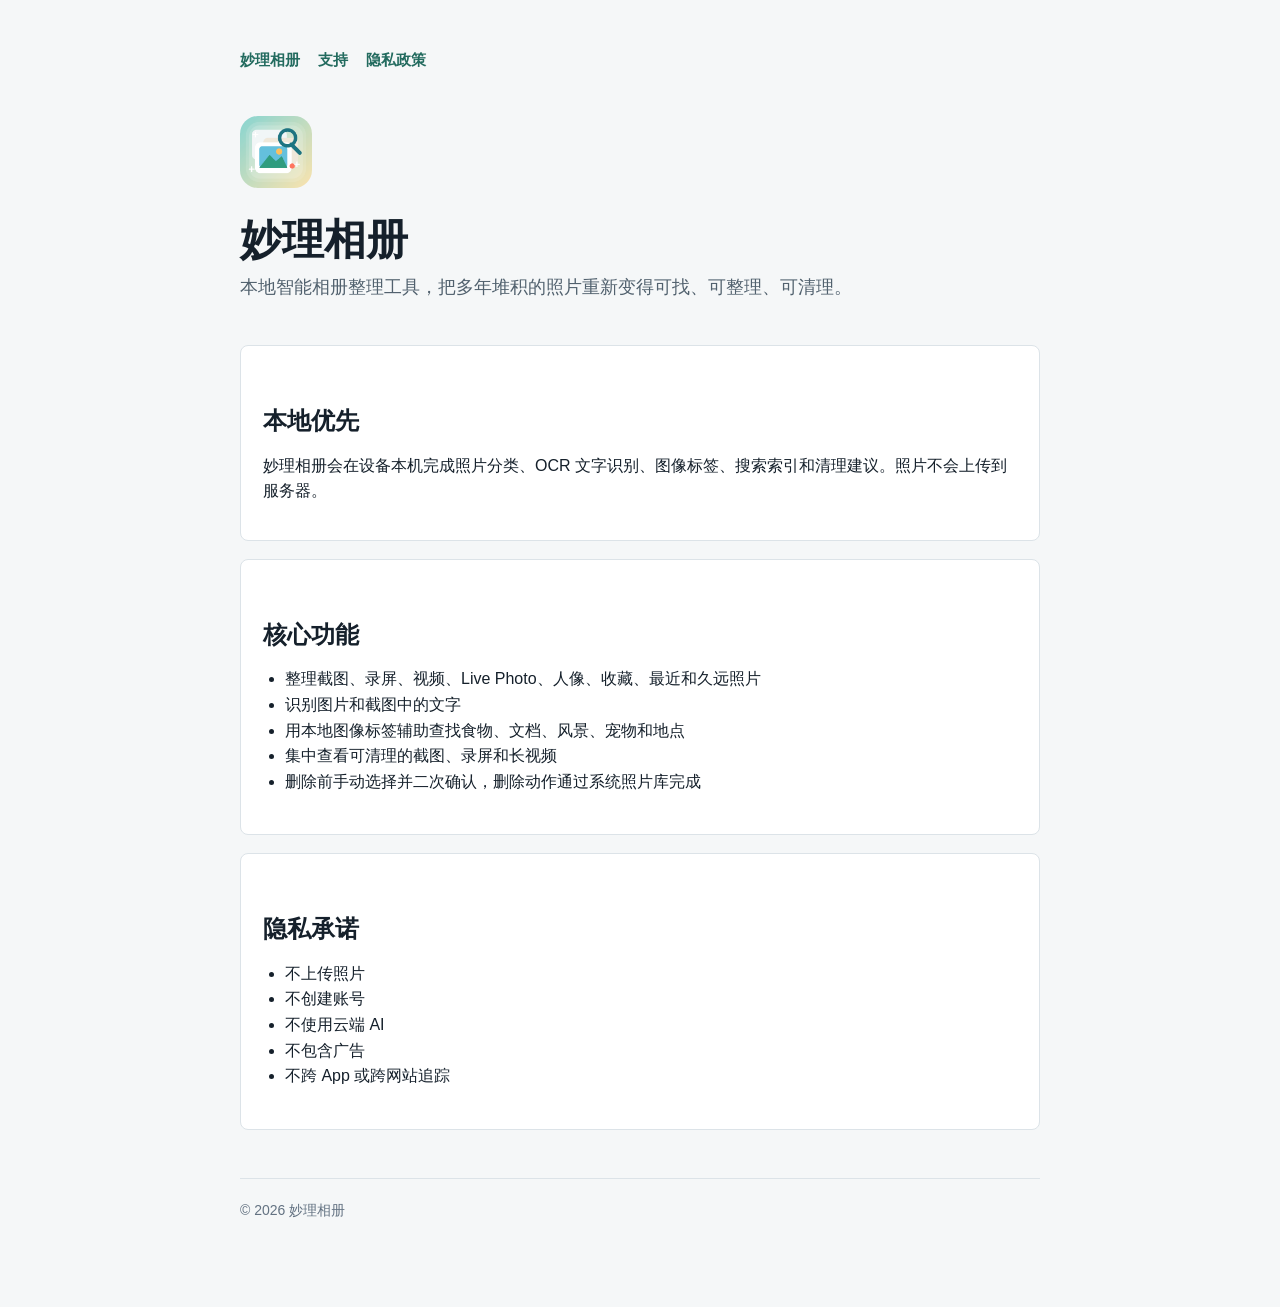
<file: index.html>
<!doctype html>
<html lang="zh-Hans">
<head>
  <meta charset="utf-8">
  <meta name="viewport" content="width=device-width, initial-scale=1">
  <title>妙理相册</title>
  <link rel="stylesheet" href="styles.css">
</head>
<body>
  <main class="page">
    <nav class="nav">
      <a href="index.html">妙理相册</a>
      <a href="support.html">支持</a>
      <a href="privacy.html">隐私政策</a>
    </nav>

    <section class="hero">
      <img class="app-mark" src="AppIcon-1024.png" alt="妙理相册图标">
      <h1>妙理相册</h1>
      <p class="lead">本地智能相册整理工具，把多年堆积的照片重新变得可找、可整理、可清理。</p>
    </section>

    <section class="panel">
      <h2>本地优先</h2>
      <p>妙理相册会在设备本机完成照片分类、OCR 文字识别、图像标签、搜索索引和清理建议。照片不会上传到服务器。</p>
    </section>

    <section class="panel">
      <h2>核心功能</h2>
      <ul>
        <li>整理截图、录屏、视频、Live Photo、人像、收藏、最近和久远照片</li>
        <li>识别图片和截图中的文字</li>
        <li>用本地图像标签辅助查找食物、文档、风景、宠物和地点</li>
        <li>集中查看可清理的截图、录屏和长视频</li>
        <li>删除前手动选择并二次确认，删除动作通过系统照片库完成</li>
      </ul>
    </section>

    <section class="panel">
      <h2>隐私承诺</h2>
      <ul>
        <li>不上传照片</li>
        <li>不创建账号</li>
        <li>不使用云端 AI</li>
        <li>不包含广告</li>
        <li>不跨 App 或跨网站追踪</li>
      </ul>
    </section>

    <footer class="footer">
      <p>© 2026 妙理相册</p>
    </footer>
  </main>
</body>
</html>
</file>
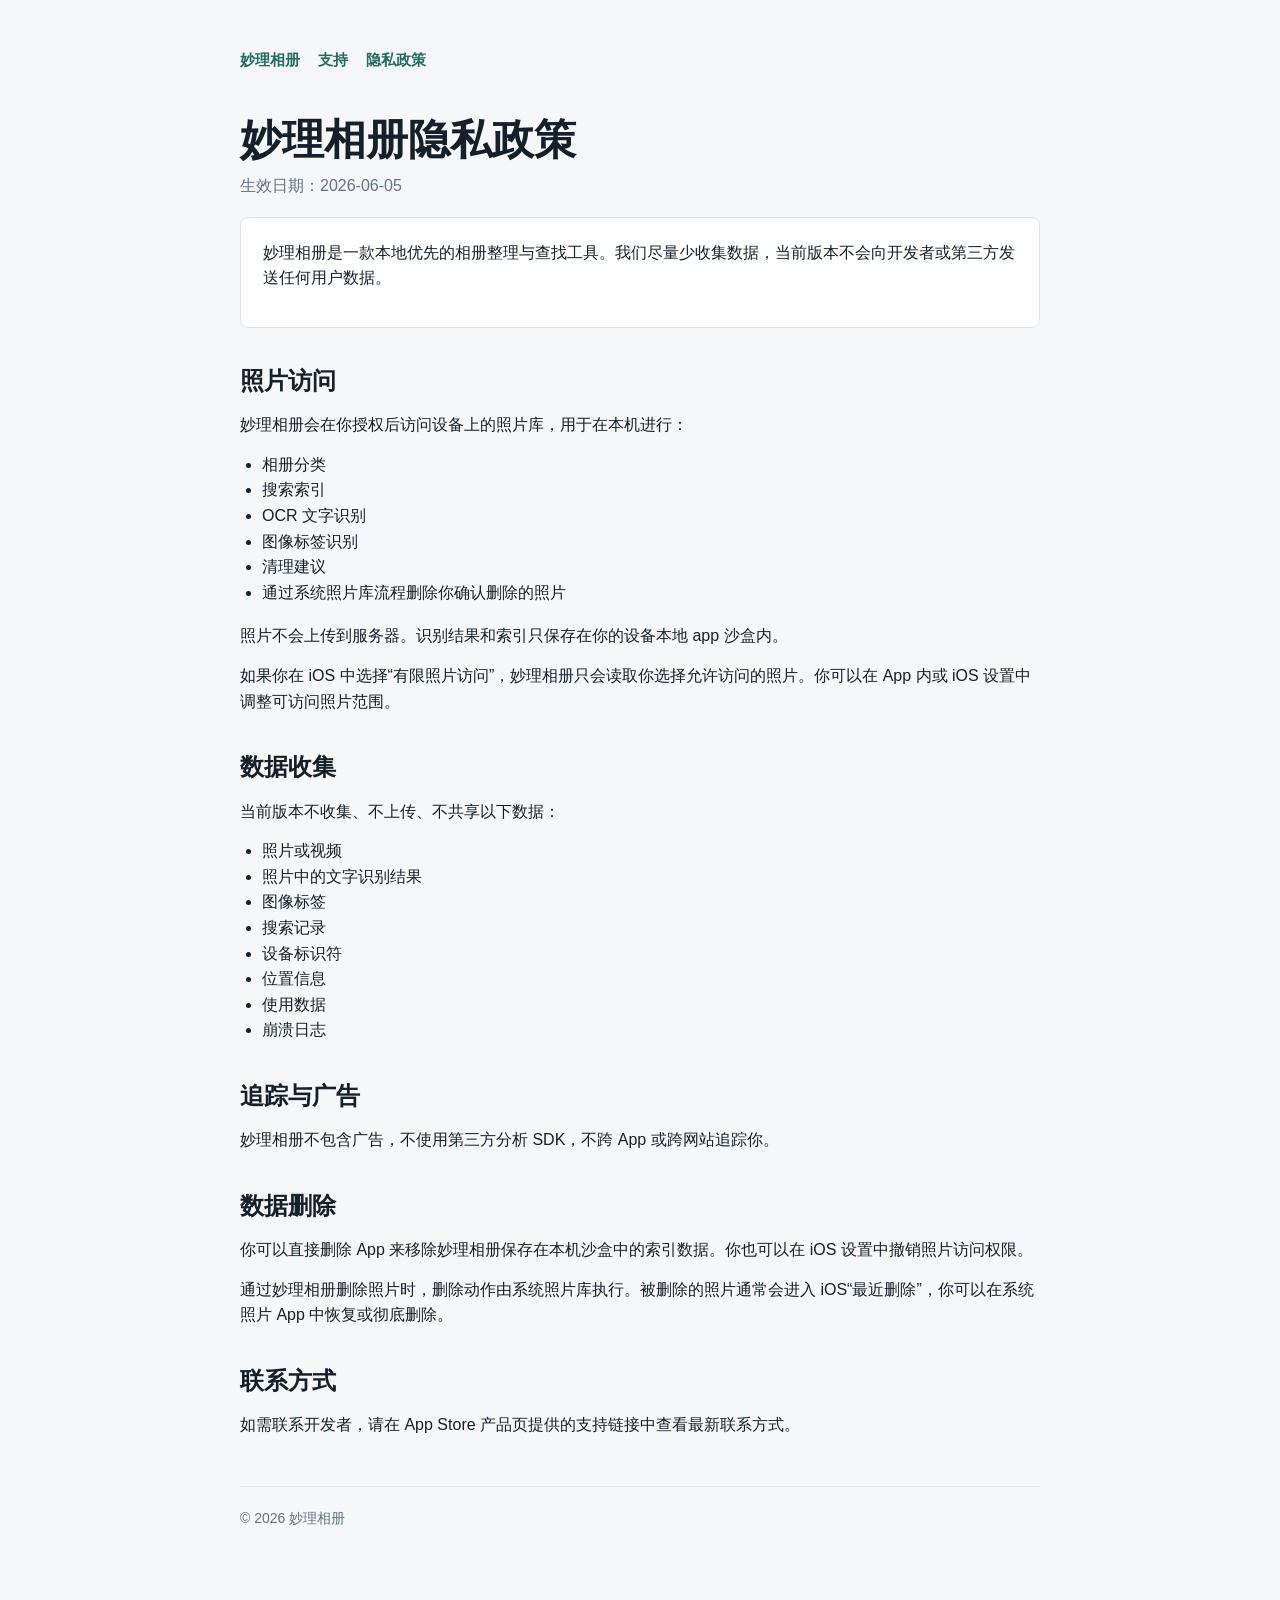
<file: privacy.html>
<!doctype html>
<html lang="zh-Hans">
<head>
  <meta charset="utf-8">
  <meta name="viewport" content="width=device-width, initial-scale=1">
  <title>妙理相册隐私政策</title>
  <link rel="stylesheet" href="styles.css">
</head>
<body>
  <main class="page">
    <nav class="nav">
      <a href="index.html">妙理相册</a>
      <a href="support.html">支持</a>
      <a href="privacy.html">隐私政策</a>
    </nav>

    <h1>妙理相册隐私政策</h1>
    <p class="muted">生效日期：2026-06-05</p>

    <section class="panel">
      <p>妙理相册是一款本地优先的相册整理与查找工具。我们尽量少收集数据，当前版本不会向开发者或第三方发送任何用户数据。</p>
    </section>

    <h2>照片访问</h2>
    <p>妙理相册会在你授权后访问设备上的照片库，用于在本机进行：</p>
    <ul>
      <li>相册分类</li>
      <li>搜索索引</li>
      <li>OCR 文字识别</li>
      <li>图像标签识别</li>
      <li>清理建议</li>
      <li>通过系统照片库流程删除你确认删除的照片</li>
    </ul>
    <p>照片不会上传到服务器。识别结果和索引只保存在你的设备本地 app 沙盒内。</p>
    <p>如果你在 iOS 中选择“有限照片访问”，妙理相册只会读取你选择允许访问的照片。你可以在 App 内或 iOS 设置中调整可访问照片范围。</p>

    <h2>数据收集</h2>
    <p>当前版本不收集、不上传、不共享以下数据：</p>
    <ul>
      <li>照片或视频</li>
      <li>照片中的文字识别结果</li>
      <li>图像标签</li>
      <li>搜索记录</li>
      <li>设备标识符</li>
      <li>位置信息</li>
      <li>使用数据</li>
      <li>崩溃日志</li>
    </ul>

    <h2>追踪与广告</h2>
    <p>妙理相册不包含广告，不使用第三方分析 SDK，不跨 App 或跨网站追踪你。</p>

    <h2>数据删除</h2>
    <p>你可以直接删除 App 来移除妙理相册保存在本机沙盒中的索引数据。你也可以在 iOS 设置中撤销照片访问权限。</p>
    <p>通过妙理相册删除照片时，删除动作由系统照片库执行。被删除的照片通常会进入 iOS“最近删除”，你可以在系统照片 App 中恢复或彻底删除。</p>

    <h2>联系方式</h2>
    <p>如需联系开发者，请在 App Store 产品页提供的支持链接中查看最新联系方式。</p>

    <footer class="footer">
      <p>© 2026 妙理相册</p>
    </footer>
  </main>
</body>
</html>
</file>
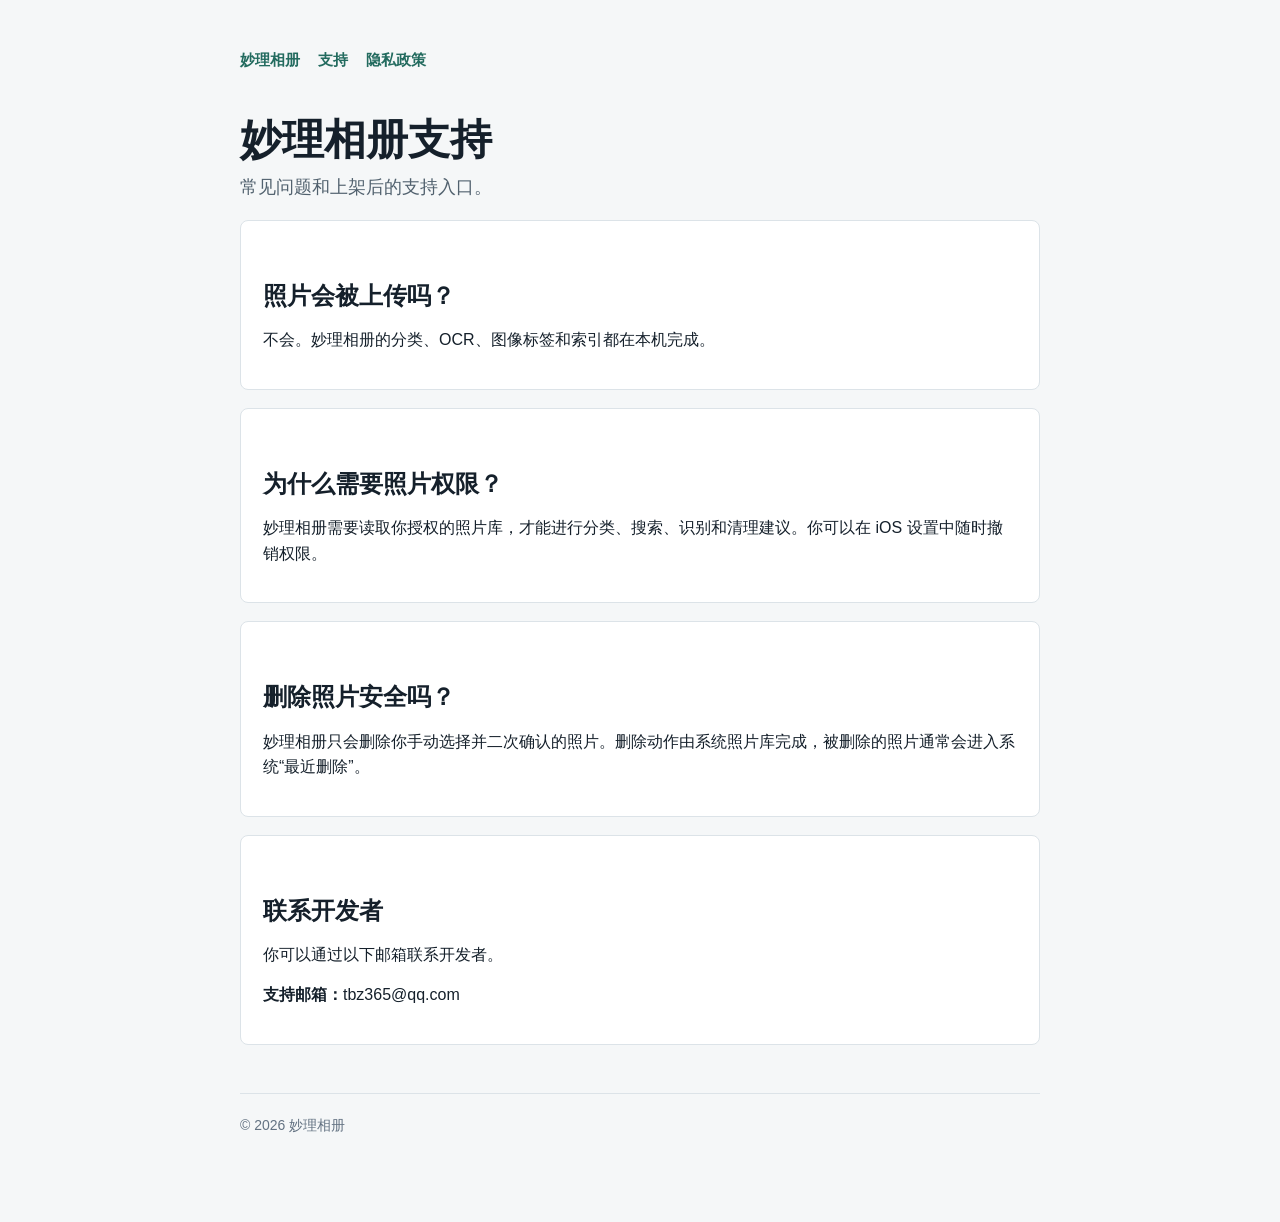
<file: support.html>
<!doctype html>
<html lang="zh-Hans">
<head>
  <meta charset="utf-8">
  <meta name="viewport" content="width=device-width, initial-scale=1">
  <title>妙理相册支持</title>
  <link rel="stylesheet" href="styles.css">
</head>
<body>
  <main class="page">
    <nav class="nav">
      <a href="index.html">妙理相册</a>
      <a href="support.html">支持</a>
      <a href="privacy.html">隐私政策</a>
    </nav>

    <h1>妙理相册支持</h1>
    <p class="lead">常见问题和上架后的支持入口。</p>

    <section class="panel">
      <h2>照片会被上传吗？</h2>
      <p>不会。妙理相册的分类、OCR、图像标签和索引都在本机完成。</p>
    </section>

    <section class="panel">
      <h2>为什么需要照片权限？</h2>
      <p>妙理相册需要读取你授权的照片库，才能进行分类、搜索、识别和清理建议。你可以在 iOS 设置中随时撤销权限。</p>
    </section>

    <section class="panel">
      <h2>删除照片安全吗？</h2>
      <p>妙理相册只会删除你手动选择并二次确认的照片。删除动作由系统照片库完成，被删除的照片通常会进入系统“最近删除”。</p>
    </section>

    <section class="panel">
      <h2>联系开发者</h2>
      <p>你可以通过以下邮箱联系开发者。</p>
      <p><strong>支持邮箱：</strong>tbz365@qq.com</p>
    </section>

    <footer class="footer">
      <p>© 2026 妙理相册</p>
    </footer>
  </main>
</body>
</html>
</file>
<file: styles.css>
* {
  box-sizing: border-box;
}

body {
  margin: 0;
  background: #f5f7f8;
  color: #15202b;
  font-family: -apple-system, BlinkMacSystemFont, "Segoe UI", sans-serif;
  line-height: 1.6;
}

.page {
  max-width: 840px;
  margin: 0 auto;
  padding: 48px 20px 72px;
}

.nav {
  display: flex;
  gap: 18px;
  margin-bottom: 44px;
  font-size: 15px;
}

.nav a {
  color: #236b5f;
  text-decoration: none;
  font-weight: 600;
}

.hero {
  margin-bottom: 44px;
}

.app-mark {
  width: 72px;
  height: 72px;
  border-radius: 18px;
  margin-bottom: 20px;
}

h1 {
  margin: 0 0 10px;
  font-size: 42px;
  line-height: 1.12;
  letter-spacing: 0;
}

h2 {
  margin: 34px 0 12px;
  font-size: 24px;
  letter-spacing: 0;
}

p {
  margin: 0 0 14px;
}

ul {
  margin: 0 0 18px;
  padding-left: 22px;
}

.lead {
  max-width: 680px;
  font-size: 18px;
  color: #51616e;
}

.panel {
  background: #ffffff;
  border: 1px solid #dce3e8;
  border-radius: 8px;
  padding: 22px;
  margin: 18px 0;
}

.muted {
  color: #637282;
}

.footer {
  margin-top: 48px;
  padding-top: 20px;
  border-top: 1px solid #dce3e8;
  color: #637282;
  font-size: 14px;
}
</file>
